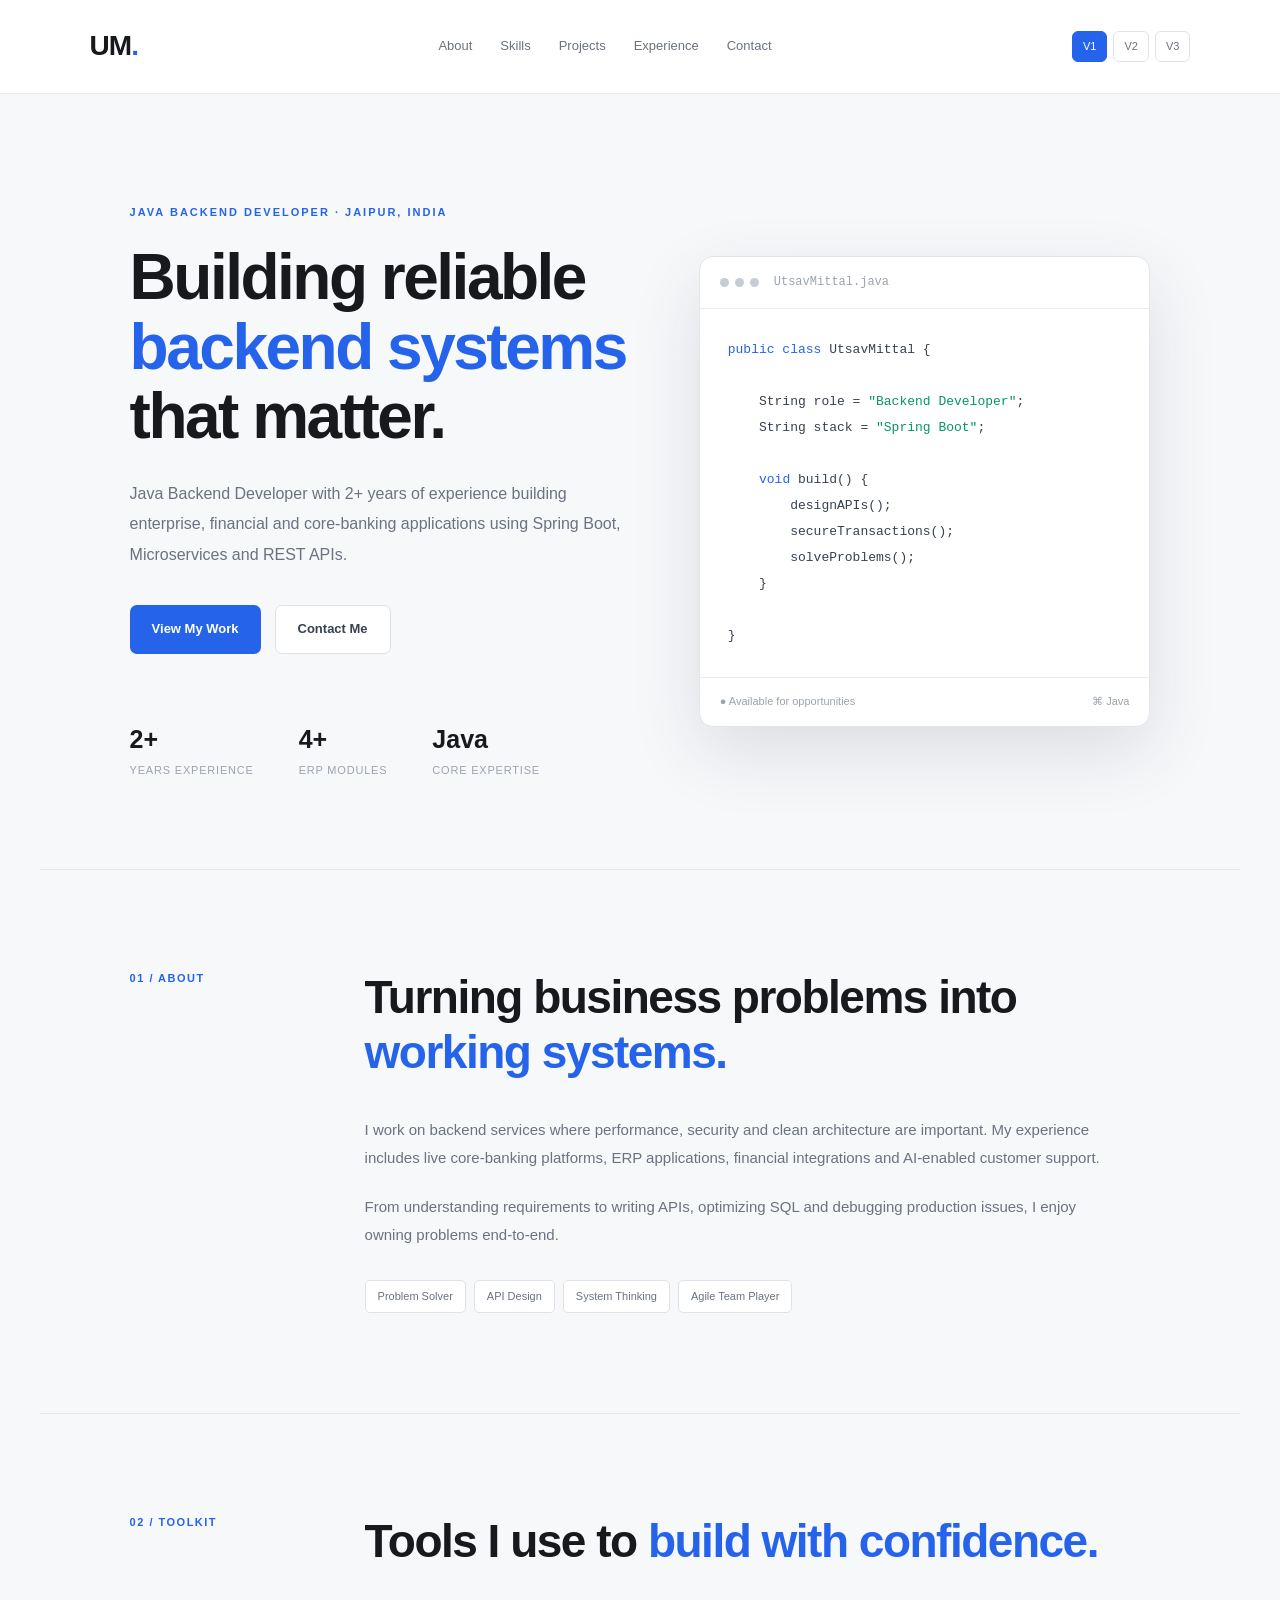
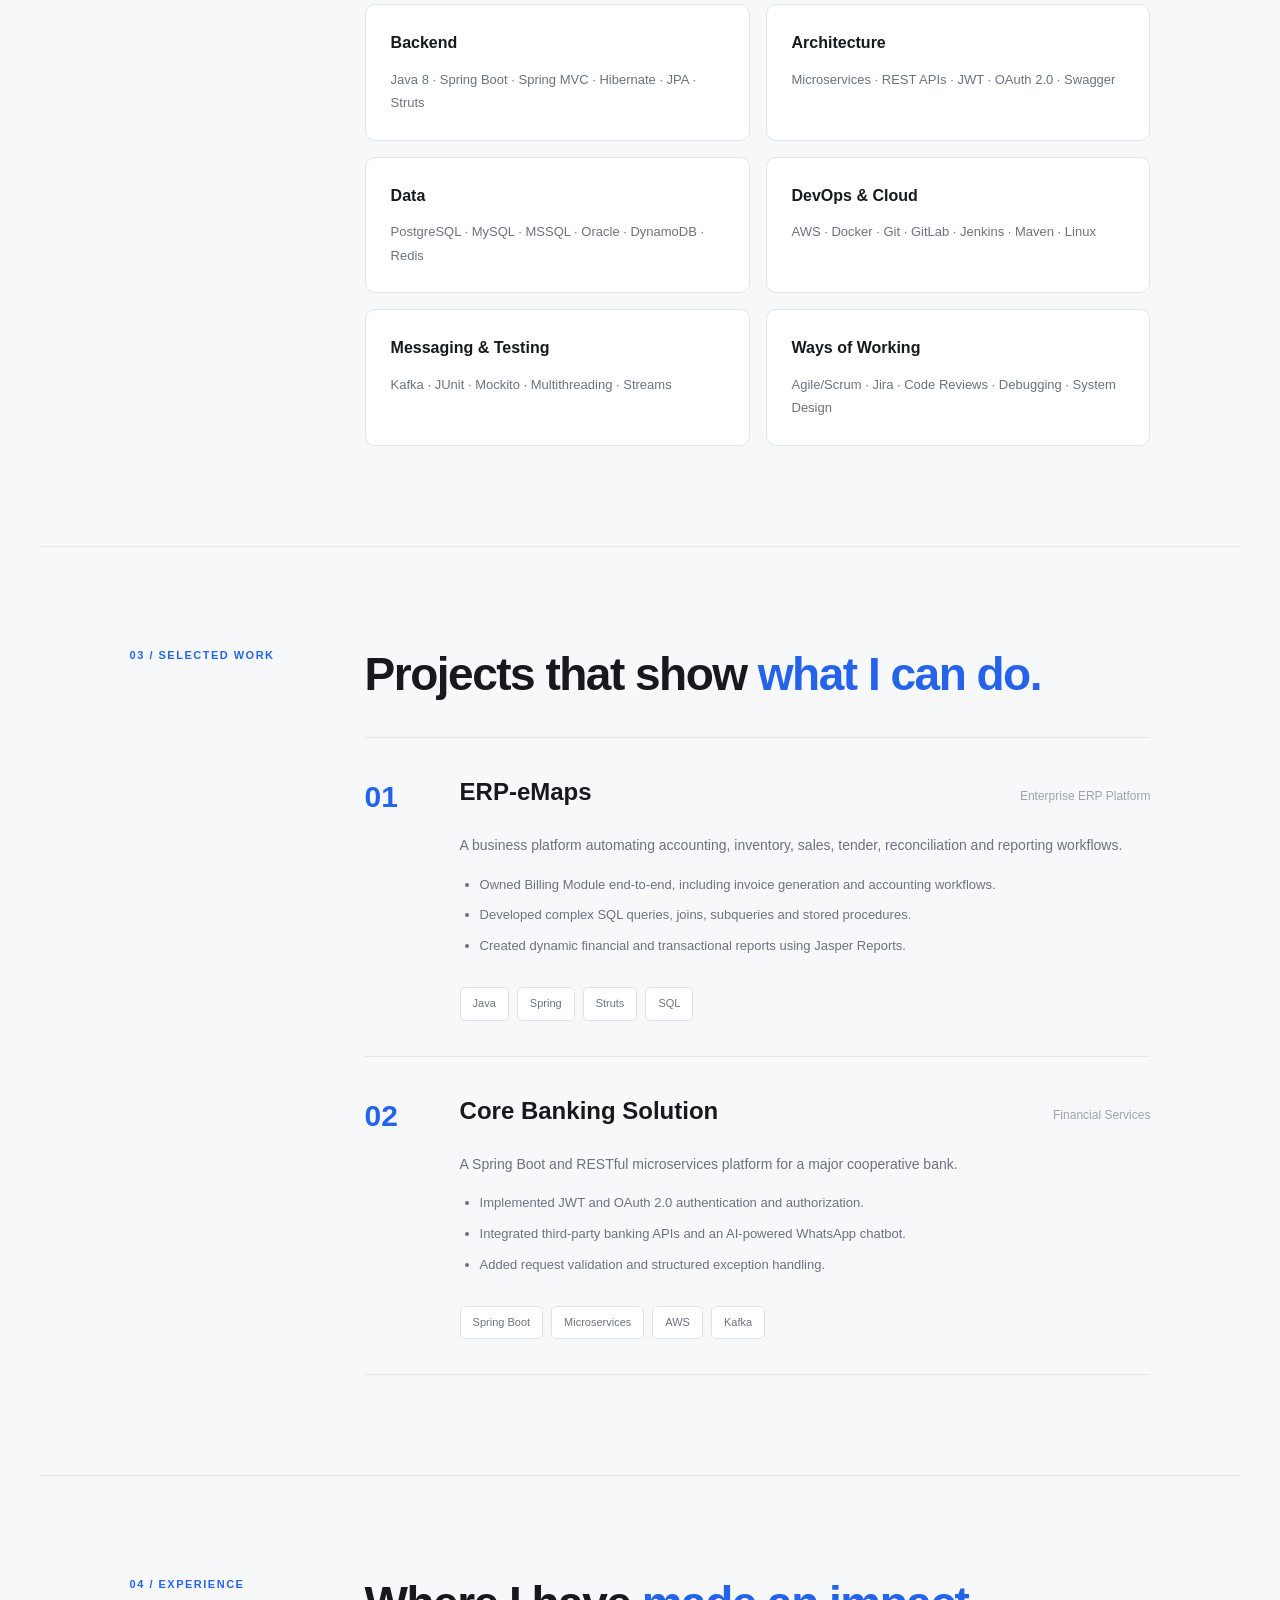
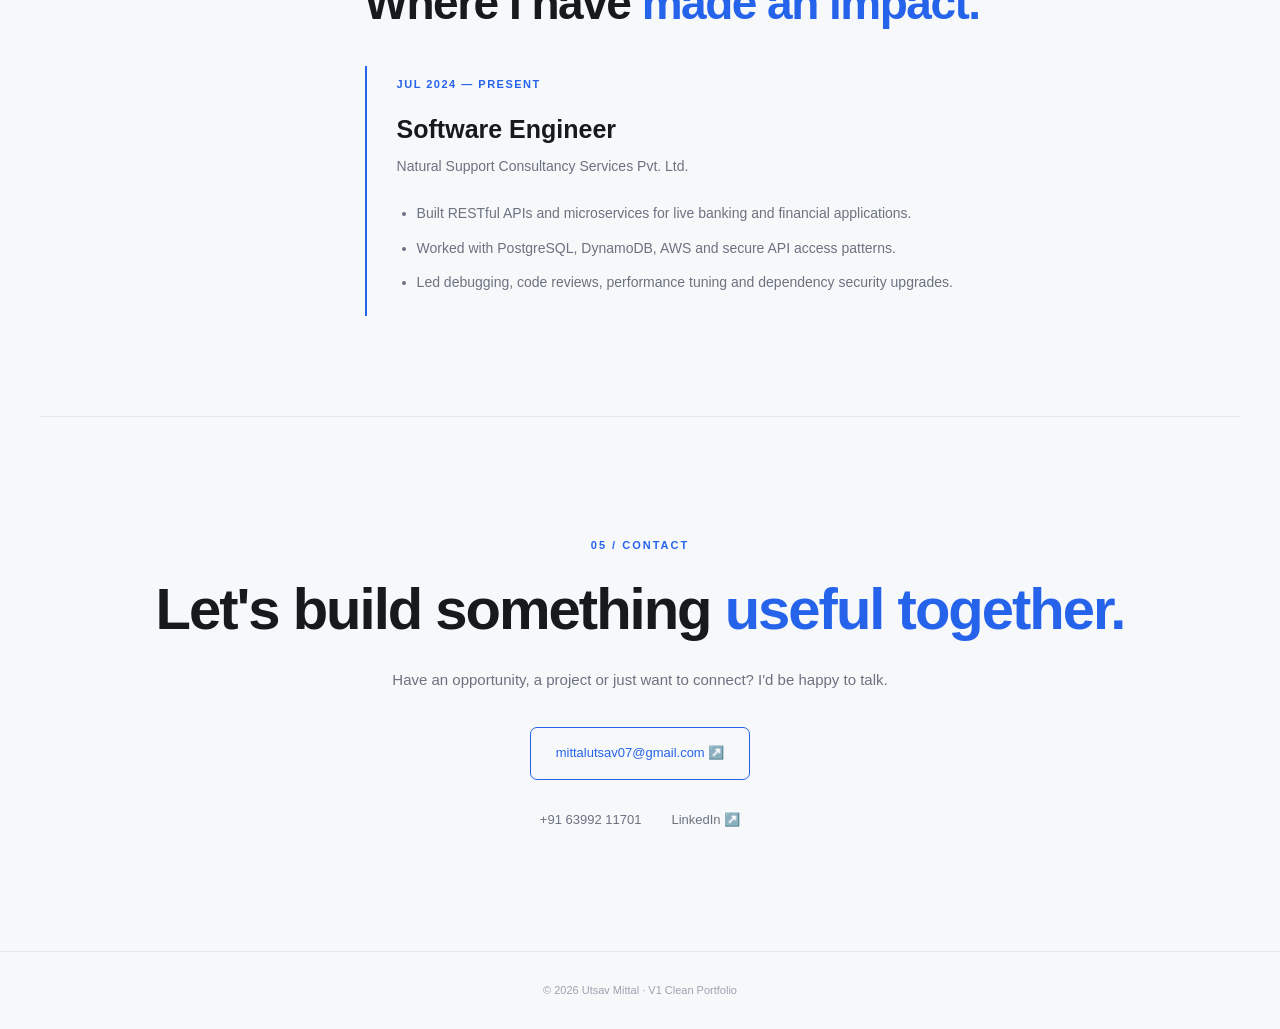
<file: index.html>
<!DOCTYPE html>
<html lang="en">
<head>
    <meta charset="UTF-8">
    <meta name="viewport" content="width=device-width, initial-scale=1.0">

    <title>Utsav Mittal | Java Backend Developer</title>

    <link rel="stylesheet" href="styles.css">
</head>

<body>

<header class="navbar">

    <a href="./" class="logo">UM<span>.</span></a>

    <nav>
        <a href="#about">About</a>
        <a href="#skills">Skills</a>
        <a href="#projects">Projects</a>
        <a href="#experience">Experience</a>
        <a href="#contact">Contact</a>
    </nav>

    <div class="version-switch">
        <a href="./" class="active">V1</a>
        <a href="v2/">V2</a>
        <a href="v3/">V3</a>
    </div>

</header>


<main>

    <!-- HERO -->
    <section class="hero" id="home">

        <div class="hero-content">

            <p class="eyebrow">
                JAVA BACKEND DEVELOPER · JAIPUR, INDIA
            </p>

            <h1>
                Building reliable
                <span>backend systems</span>
                that matter.
            </h1>

            <p class="hero-description">
                Java Backend Developer with 2+ years of experience building
                enterprise, financial and core-banking applications using
                Spring Boot, Microservices and REST APIs.
            </p>

            <div class="hero-buttons">
                <a href="#projects" class="btn primary-btn">
                    View My Work
                </a>

                <a href="#contact" class="btn secondary-btn">
                    Contact Me
                </a>
            </div>

            <div class="stats">

                <div class="stat">
                    <strong>2+</strong>
                    <span>Years Experience</span>
                </div>

                <div class="stat">
                    <strong>4+</strong>
                    <span>ERP Modules</span>
                </div>

                <div class="stat">
                    <strong>Java</strong>
                    <span>Core Expertise</span>
                </div>

            </div>

        </div>


        <div class="terminal-card">

            <div class="terminal-header">
                <div class="terminal-dots">
                    <span></span>
                    <span></span>
                    <span></span>
                </div>

                <div class="terminal-title">
                    UtsavMittal.java
                </div>
            </div>

            <div class="terminal-body">
<pre><code><span class="keyword">public class</span> UtsavMittal {

    String role = <span class="string">"Backend Developer"</span>;
    String stack = <span class="string">"Spring Boot"</span>;

    <span class="keyword">void</span> build() {
        designAPIs();
        secureTransactions();
        solveProblems();
    }

}</code></pre>
            </div>

            <div class="terminal-footer">
                <span>● Available for opportunities</span>
                <span>⌘ Java</span>
            </div>

        </div>

    </section>


    <!-- ABOUT -->
    <section class="section" id="about">

        <div class="section-number">
            01 / ABOUT
        </div>

        <div class="section-content">

            <h2>
                Turning business problems into
                <span>working systems.</span>
            </h2>

            <p>
                I work on backend services where performance, security and clean
                architecture are important. My experience includes live
                core-banking platforms, ERP applications, financial integrations
                and AI-enabled customer support.
            </p>

            <p>
                From understanding requirements to writing APIs, optimizing SQL
                and debugging production issues, I enjoy owning problems
                end-to-end.
            </p>

            <div class="tags">
                <span>Problem Solver</span>
                <span>API Design</span>
                <span>System Thinking</span>
                <span>Agile Team Player</span>
            </div>

        </div>

    </section>


    <!-- SKILLS -->
    <section class="section" id="skills">

        <div class="section-number">
            02 / TOOLKIT
        </div>

        <div class="section-content">

            <h2>
                Tools I use to
                <span>build with confidence.</span>
            </h2>

            <div class="skills-grid">

                <article class="skill-card">
                    <h3>Backend</h3>
                    <p>
                        Java 8 · Spring Boot · Spring MVC · Hibernate · JPA · Struts
                    </p>
                </article>

                <article class="skill-card">
                    <h3>Architecture</h3>
                    <p>
                        Microservices · REST APIs · JWT · OAuth 2.0 · Swagger
                    </p>
                </article>

                <article class="skill-card">
                    <h3>Data</h3>
                    <p>
                        PostgreSQL · MySQL · MSSQL · Oracle · DynamoDB · Redis
                    </p>
                </article>

                <article class="skill-card">
                    <h3>DevOps & Cloud</h3>
                    <p>
                        AWS · Docker · Git · GitLab · Jenkins · Maven · Linux
                    </p>
                </article>

                <article class="skill-card">
                    <h3>Messaging & Testing</h3>
                    <p>
                        Kafka · JUnit · Mockito · Multithreading · Streams
                    </p>
                </article>

                <article class="skill-card">
                    <h3>Ways of Working</h3>
                    <p>
                        Agile/Scrum · Jira · Code Reviews · Debugging · System Design
                    </p>
                </article>

            </div>

        </div>

    </section>


    <!-- PROJECTS -->
    <section class="section" id="projects">

        <div class="section-number">
            03 / SELECTED WORK
        </div>

        <div class="section-content">

            <h2>
                Projects that show
                <span>what I can do.</span>
            </h2>


            <article class="project-card">

                <div class="project-number">
                    01
                </div>

                <div class="project-details">

                    <div class="project-heading">
                        <h3>ERP-eMaps</h3>
                        <span>Enterprise ERP Platform</span>
                    </div>

                    <p>
                        A business platform automating accounting, inventory,
                        sales, tender, reconciliation and reporting workflows.
                    </p>

                    <ul>
                        <li>
                            Owned Billing Module end-to-end, including invoice
                            generation and accounting workflows.
                        </li>

                        <li>
                            Developed complex SQL queries, joins, subqueries
                            and stored procedures.
                        </li>

                        <li>
                            Created dynamic financial and transactional reports
                            using Jasper Reports.
                        </li>
                    </ul>

                    <div class="tags">
                        <span>Java</span>
                        <span>Spring</span>
                        <span>Struts</span>
                        <span>SQL</span>
                    </div>

                </div>

            </article>


            <article class="project-card">

                <div class="project-number">
                    02
                </div>

                <div class="project-details">

                    <div class="project-heading">
                        <h3>Core Banking Solution</h3>
                        <span>Financial Services</span>
                    </div>

                    <p>
                        A Spring Boot and RESTful microservices platform for
                        a major cooperative bank.
                    </p>

                    <ul>
                        <li>
                            Implemented JWT and OAuth 2.0 authentication
                            and authorization.
                        </li>

                        <li>
                            Integrated third-party banking APIs and an
                            AI-powered WhatsApp chatbot.
                        </li>

                        <li>
                            Added request validation and structured
                            exception handling.
                        </li>
                    </ul>

                    <div class="tags">
                        <span>Spring Boot</span>
                        <span>Microservices</span>
                        <span>AWS</span>
                        <span>Kafka</span>
                    </div>

                </div>

            </article>

        </div>

    </section>


    <!-- EXPERIENCE -->
    <section class="section" id="experience">

        <div class="section-number">
            04 / EXPERIENCE
        </div>

        <div class="section-content">

            <h2>
                Where I have
                <span>made an impact.</span>
            </h2>

            <div class="experience-card">

                <div class="experience-date">
                    JUL 2024 — PRESENT
                </div>

                <h3>Software Engineer</h3>

                <h4>
                    Natural Support Consultancy Services Pvt. Ltd.
                </h4>

                <ul>
                    <li>
                        Built RESTful APIs and microservices for live banking
                        and financial applications.
                    </li>

                    <li>
                        Worked with PostgreSQL, DynamoDB, AWS and secure
                        API access patterns.
                    </li>

                    <li>
                        Led debugging, code reviews, performance tuning
                        and dependency security upgrades.
                    </li>
                </ul>

            </div>

        </div>

    </section>


    <!-- CONTACT -->
    <section class="contact-section" id="contact">

        <p class="eyebrow">
            05 / CONTACT
        </p>

        <h2>
            Let's build something
            <span>useful together.</span>
        </h2>

        <p>
            Have an opportunity, a project or just want to connect?
            I'd be happy to talk.
        </p>

        <a href="mailto:mittalutsav07@gmail.com" class="email-button">
            mittalutsav07@gmail.com ↗️
        </a>

        <div class="contact-links">

            <a href="tel:6399211701">
                +91 63992 11701
            </a>

            <a href="https://linkedin.com/in/utsav-mittal-8a2a79371"
               target="_blank">
                LinkedIn ↗️
            </a>

        </div>

    </section>

</main>


<footer>
    © 2026 Utsav Mittal · V1 Clean Portfolio
</footer>

</body>
</html>
</file>
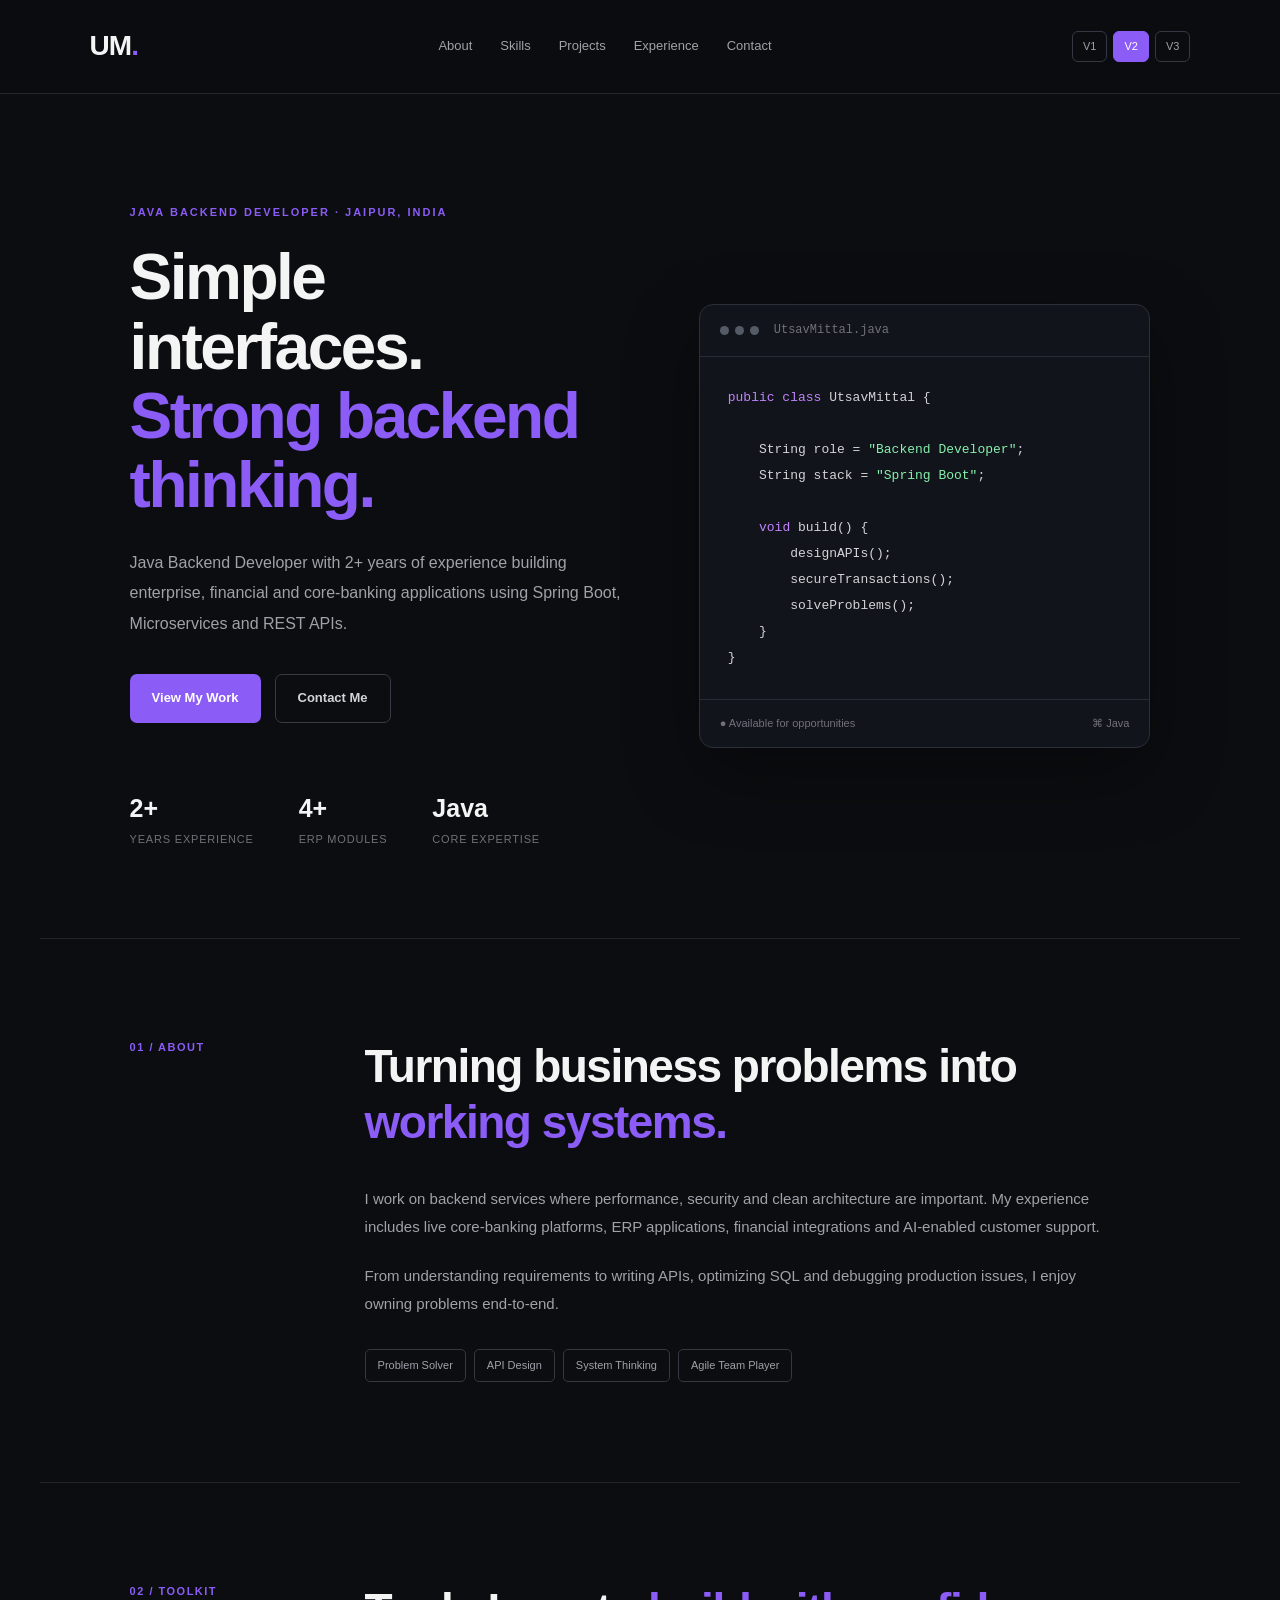
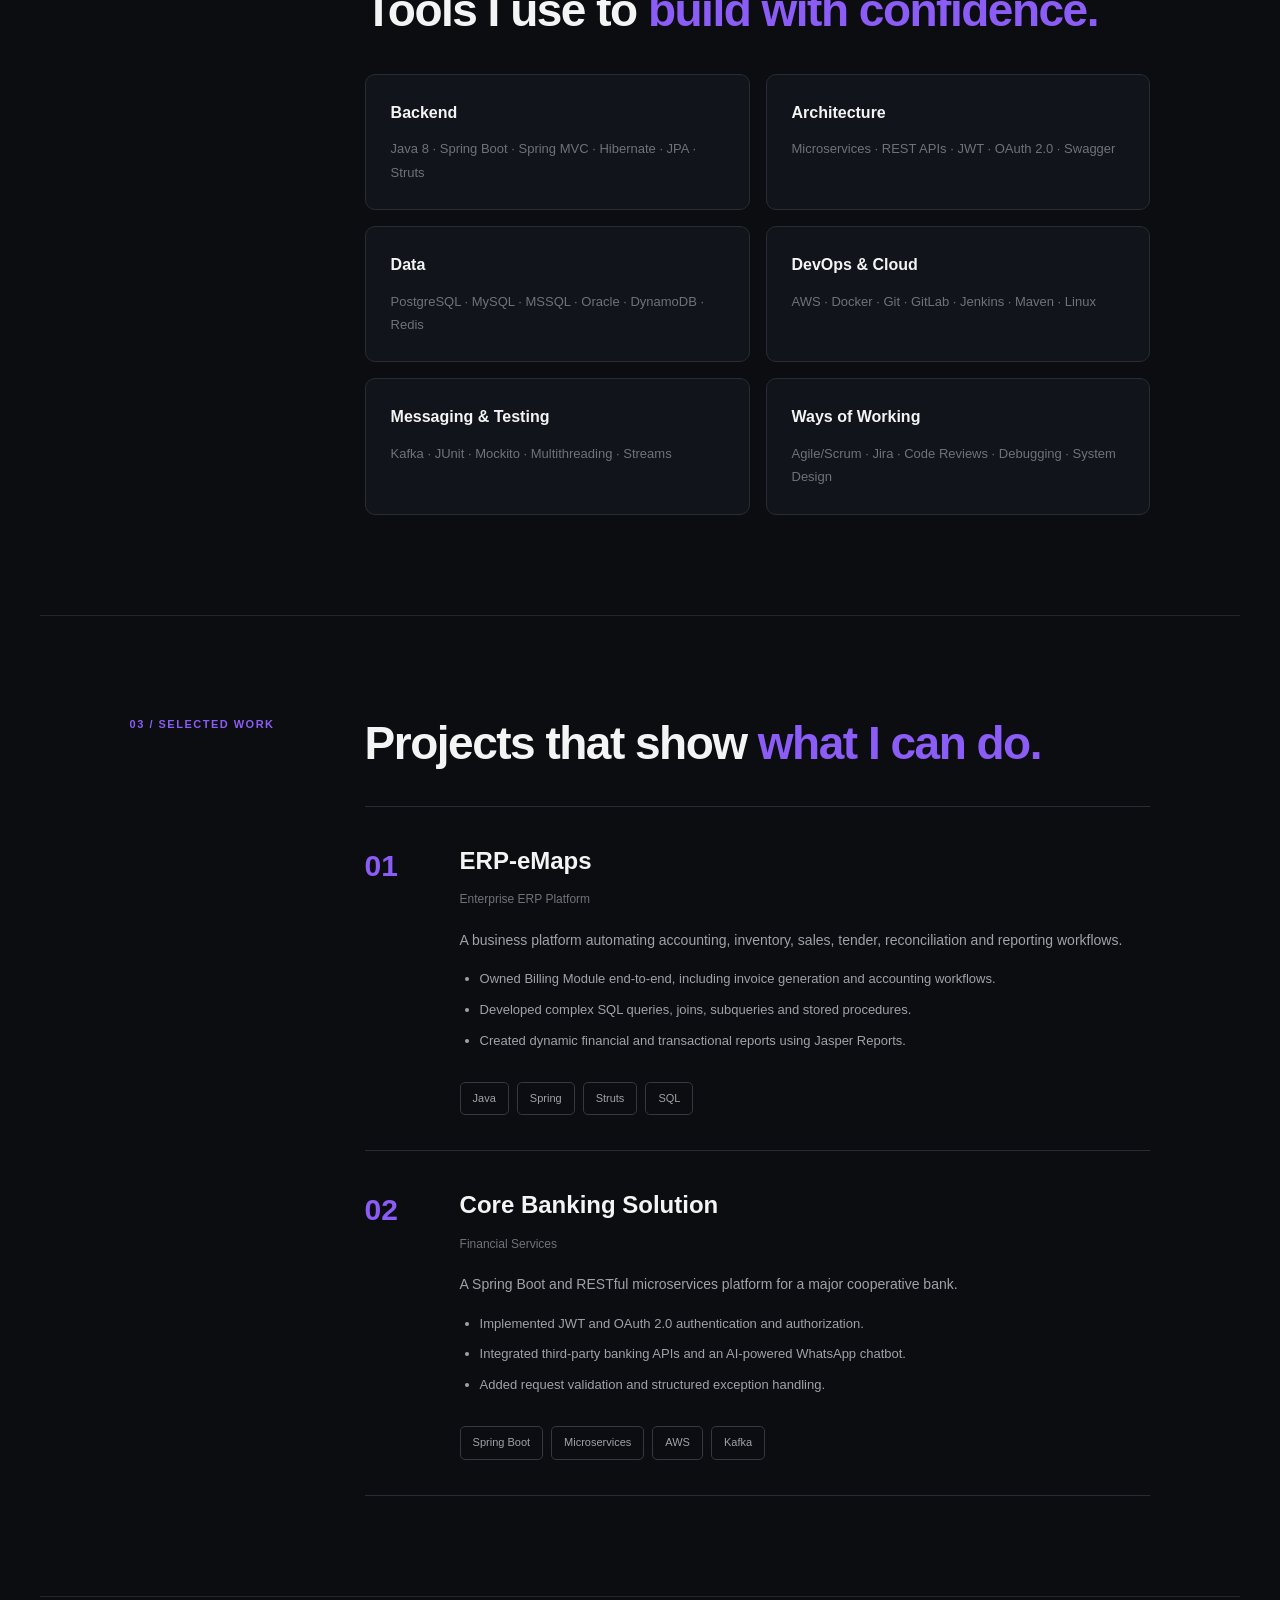
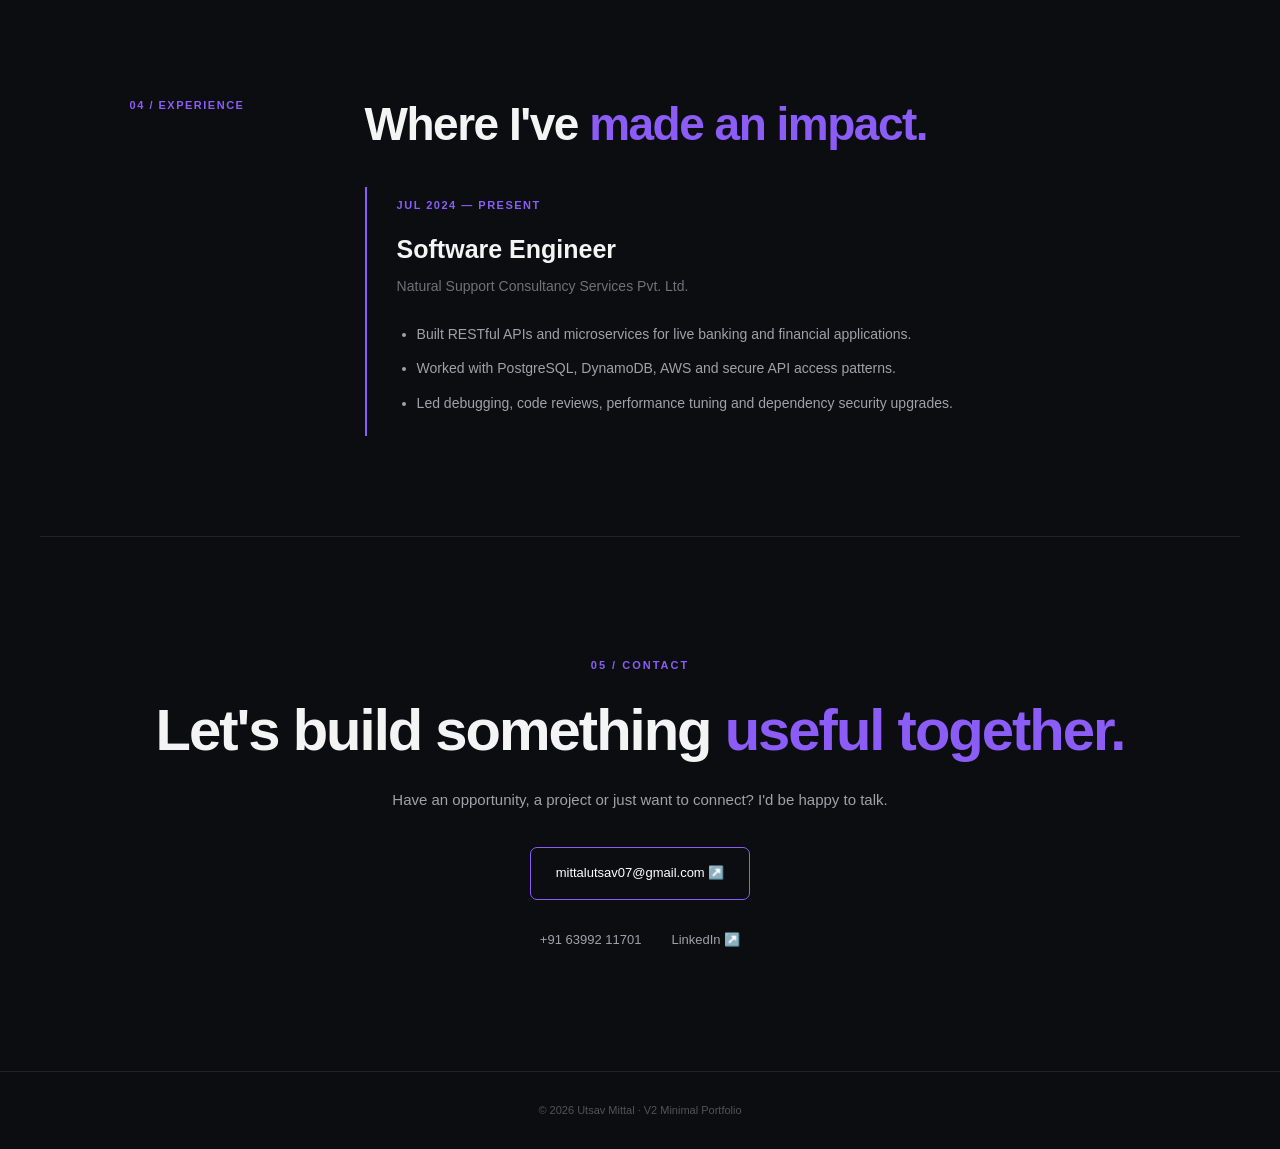
<file: v2/index.html>
<!DOCTYPE html>
<html lang="en">
<head>
    <meta charset="UTF-8">
    <meta name="viewport" content="width=device-width, initial-scale=1.0">

    <title>Utsav Mittal | Backend Developer</title>

    <link rel="stylesheet" href="styles.css">
</head>

<body>

    <header class="navbar">
        <a href="../" class="logo">UM<span>.</span></a>

        <nav>
            <a href="#about">About</a>
            <a href="#skills">Skills</a>
            <a href="#projects">Projects</a>
            <a href="#experience">Experience</a>
            <a href="#contact">Contact</a>
        </nav>

        <div class="version-switch">
            <a href="../">V1</a>
            <a href="./" class="active">V2</a>
            <a href="../v3/">V3</a>
        </div>
    </header>


    <main>

        <!-- HERO SECTION -->
        <section class="hero" id="home">

            <div class="hero-content">

                <p class="eyebrow">
                    JAVA BACKEND DEVELOPER · JAIPUR, INDIA
                </p>

                <h1>
                    Simple interfaces.<br>
                    <span>Strong backend thinking.</span>
                </h1>

                <p class="hero-description">
                    Java Backend Developer with 2+ years of experience building
                    enterprise, financial and core-banking applications using
                    Spring Boot, Microservices and REST APIs.
                </p>

                <div class="hero-buttons">
                    <a href="#projects" class="btn primary-btn">
                        View My Work
                    </a>

                    <a href="#contact" class="btn secondary-btn">
                        Contact Me
                    </a>
                </div>

                <div class="stats">

                    <div class="stat">
                        <strong>2+</strong>
                        <span>Years Experience</span>
                    </div>

                    <div class="stat">
                        <strong>4+</strong>
                        <span>ERP Modules</span>
                    </div>

                    <div class="stat">
                        <strong>Java</strong>
                        <span>Core Expertise</span>
                    </div>

                </div>

            </div>


            <div class="terminal-card">

                <div class="terminal-header">
                    <div class="terminal-dots">
                        <span></span>
                        <span></span>
                        <span></span>
                    </div>

                    <div class="terminal-title">
                        UtsavMittal.java
                    </div>
                </div>

                <div class="terminal-body">
<pre><code><span class="keyword">public class</span> UtsavMittal {

    String role = <span class="string">"Backend Developer"</span>;
    String stack = <span class="string">"Spring Boot"</span>;

    <span class="keyword">void</span> build() {
        designAPIs();
        secureTransactions();
        solveProblems();
    }
}</code></pre>
                </div>

                <div class="terminal-footer">
                    <span>● Available for opportunities</span>
                    <span>⌘ Java</span>
                </div>

            </div>

        </section>


        <!-- ABOUT -->
        <section class="section" id="about">

            <div class="section-number">
                01 / ABOUT
            </div>

            <div class="section-content">

                <h2>
                    Turning business problems into
                    <span>working systems.</span>
                </h2>

                <p>
                    I work on backend services where performance, security and
                    clean architecture are important. My experience includes
                    live core-banking platforms, ERP applications, financial
                    integrations and AI-enabled customer support.
                </p>

                <p>
                    From understanding requirements to writing APIs, optimizing
                    SQL and debugging production issues, I enjoy owning problems
                    end-to-end.
                </p>

                <div class="tags">
                    <span>Problem Solver</span>
                    <span>API Design</span>
                    <span>System Thinking</span>
                    <span>Agile Team Player</span>
                </div>

            </div>

        </section>


        <!-- SKILLS -->
        <section class="section" id="skills">

            <div class="section-number">
                02 / TOOLKIT
            </div>

            <div class="section-content">

                <h2>
                    Tools I use to
                    <span>build with confidence.</span>
                </h2>

                <div class="skills-grid">

                    <article class="skill-card">
                        <h3>Backend</h3>
                        <p>
                            Java 8 · Spring Boot · Spring MVC · Hibernate · JPA · Struts
                        </p>
                    </article>

                    <article class="skill-card">
                        <h3>Architecture</h3>
                        <p>
                            Microservices · REST APIs · JWT · OAuth 2.0 · Swagger
                        </p>
                    </article>

                    <article class="skill-card">
                        <h3>Data</h3>
                        <p>
                            PostgreSQL · MySQL · MSSQL · Oracle · DynamoDB · Redis
                        </p>
                    </article>

                    <article class="skill-card">
                        <h3>DevOps & Cloud</h3>
                        <p>
                            AWS · Docker · Git · GitLab · Jenkins · Maven · Linux
                        </p>
                    </article>

                    <article class="skill-card">
                        <h3>Messaging & Testing</h3>
                        <p>
                            Kafka · JUnit · Mockito · Multithreading · Streams
                        </p>
                    </article>

                    <article class="skill-card">
                        <h3>Ways of Working</h3>
                        <p>
                            Agile/Scrum · Jira · Code Reviews · Debugging · System Design
                        </p>
                    </article>

                </div>

            </div>

        </section>


        <!-- PROJECTS -->
        <section class="section" id="projects">

            <div class="section-number">
                03 / SELECTED WORK
            </div>

            <div class="section-content">

                <h2>
                    Projects that show
                    <span>what I can do.</span>
                </h2>


                <article class="project-card">

                    <div class="project-number">
                        01
                    </div>

                    <div class="project-details">

                        <div class="project-heading">
                            <div>
                                <h3>ERP-eMaps</h3>
                                <span>Enterprise ERP Platform</span>
                            </div>
                        </div>

                        <p>
                            A business platform automating accounting, inventory,
                            sales, tender, reconciliation and reporting workflows.
                        </p>

                        <ul>
                            <li>
                                Owned Billing Module end-to-end, including invoice
                                generation and accounting workflows.
                            </li>

                            <li>
                                Developed complex SQL queries, joins, subqueries
                                and stored procedures.
                            </li>

                            <li>
                                Created dynamic financial and transactional reports
                                using Jasper Reports.
                            </li>
                        </ul>

                        <div class="tags">
                            <span>Java</span>
                            <span>Spring</span>
                            <span>Struts</span>
                            <span>SQL</span>
                        </div>

                    </div>

                </article>


                <article class="project-card">

                    <div class="project-number">
                        02
                    </div>

                    <div class="project-details">

                        <div class="project-heading">
                            <div>
                                <h3>Core Banking Solution</h3>
                                <span>Financial Services</span>
                            </div>
                        </div>

                        <p>
                            A Spring Boot and RESTful microservices platform for
                            a major cooperative bank.
                        </p>

                        <ul>
                            <li>
                                Implemented JWT and OAuth 2.0 authentication
                                and authorization.
                            </li>

                            <li>
                                Integrated third-party banking APIs and an
                                AI-powered WhatsApp chatbot.
                            </li>

                            <li>
                                Added request validation and structured
                                exception handling.
                            </li>
                        </ul>

                        <div class="tags">
                            <span>Spring Boot</span>
                            <span>Microservices</span>
                            <span>AWS</span>
                            <span>Kafka</span>
                        </div>

                    </div>

                </article>

            </div>

        </section>


        <!-- EXPERIENCE -->
        <section class="section" id="experience">

            <div class="section-number">
                04 / EXPERIENCE
            </div>

            <div class="section-content">

                <h2>
                    Where I've
                    <span>made an impact.</span>
                </h2>

                <div class="experience-card">

                    <div class="experience-date">
                        JUL 2024 — PRESENT
                    </div>

                    <h3>Software Engineer</h3>

                    <h4>
                        Natural Support Consultancy Services Pvt. Ltd.
                    </h4>

                    <ul>
                        <li>
                            Built RESTful APIs and microservices for live banking
                            and financial applications.
                        </li>

                        <li>
                            Worked with PostgreSQL, DynamoDB, AWS and secure
                            API access patterns.
                        </li>

                        <li>
                            Led debugging, code reviews, performance tuning
                            and dependency security upgrades.
                        </li>
                    </ul>

                </div>

            </div>

        </section>


        <!-- CONTACT -->
        <section class="contact-section" id="contact">

            <p class="eyebrow">
                05 / CONTACT
            </p>

            <h2>
                Let's build something
                <span>useful together.</span>
            </h2>

            <p>
                Have an opportunity, a project or just want to connect?
                I'd be happy to talk.
            </p>

            <a href="mailto:mittalutsav07@gmail.com" class="email-button">
                mittalutsav07@gmail.com ↗️
            </a>

            <div class="contact-links">

                <a href="tel:6399211701">
                    +91 63992 11701
                </a>

                <a href="https://linkedin.com/in/utsav-mittal-8a2a79371" target="_blank">
                    LinkedIn ↗️
                </a>

            </div>

        </section>

    </main>


    <footer>
        © 2026 Utsav Mittal · V2 Minimal Portfolio
    </footer>

</body>
</html>
</file>
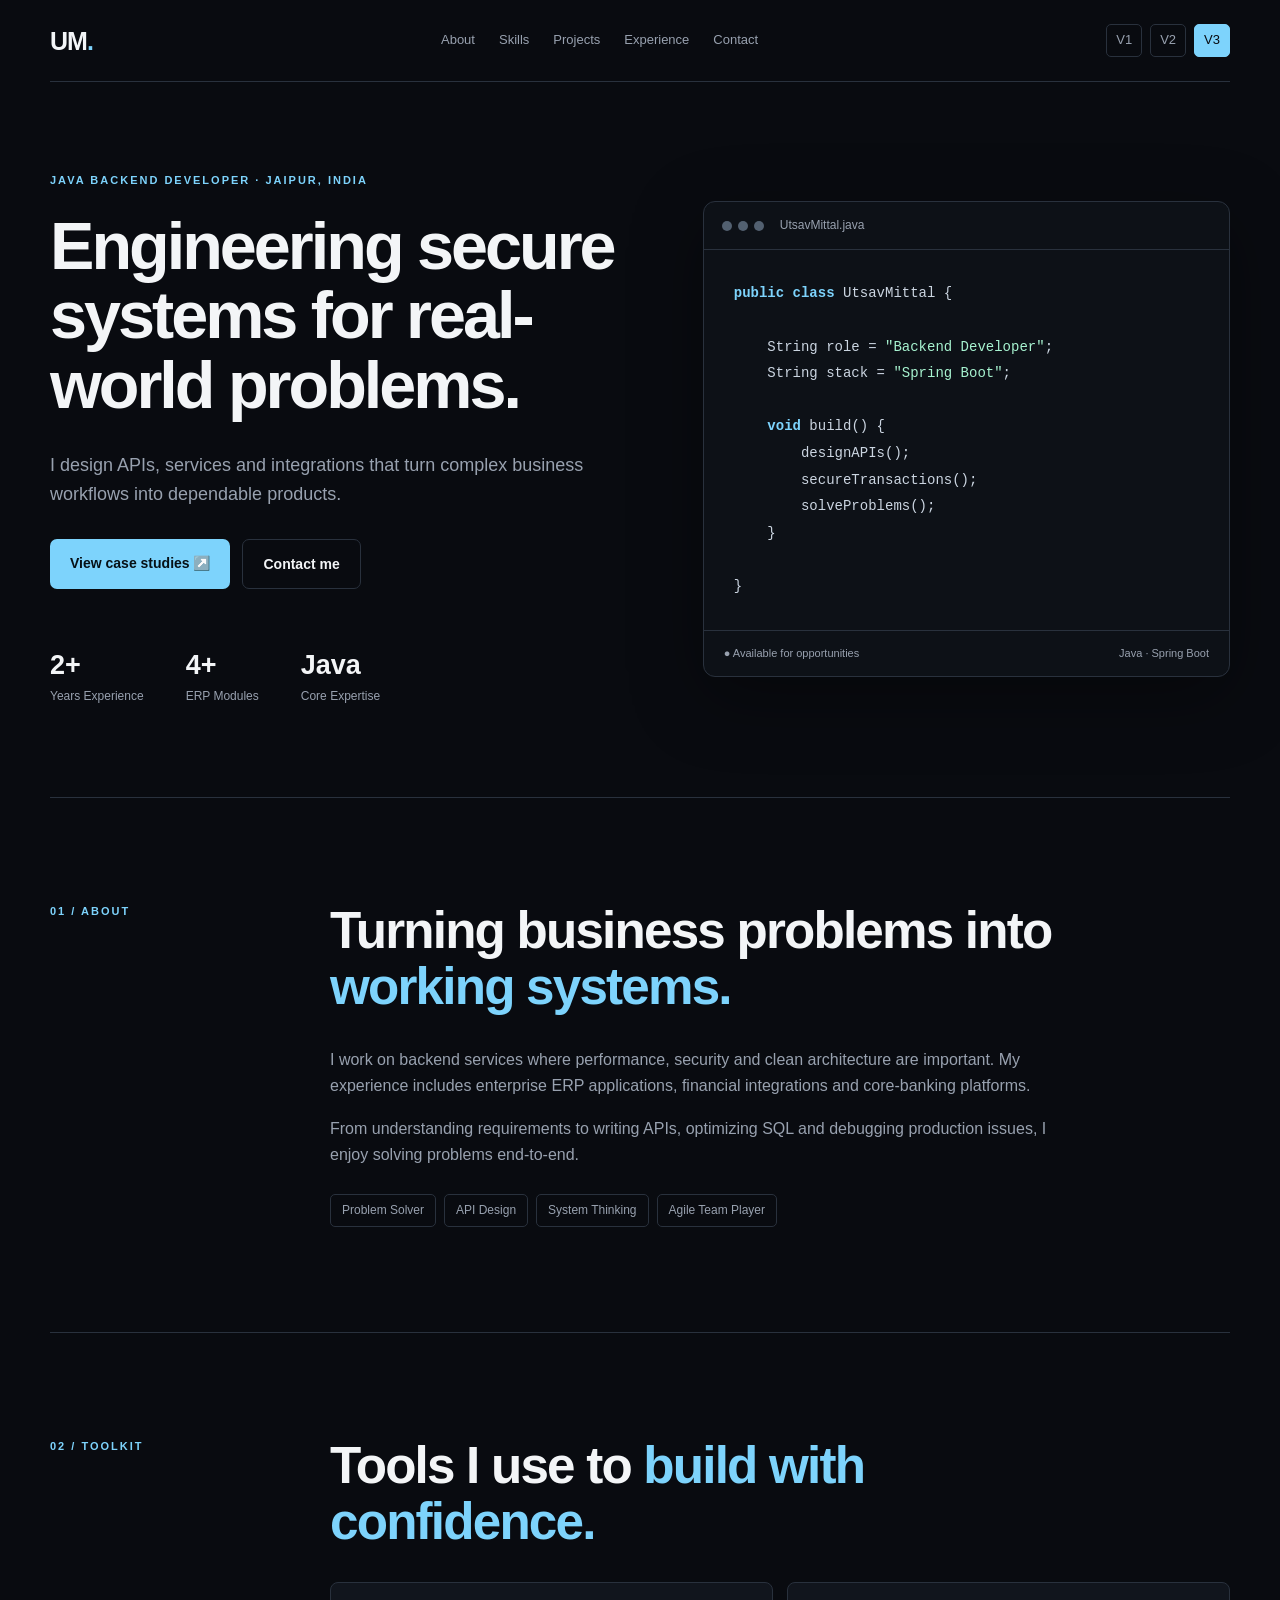
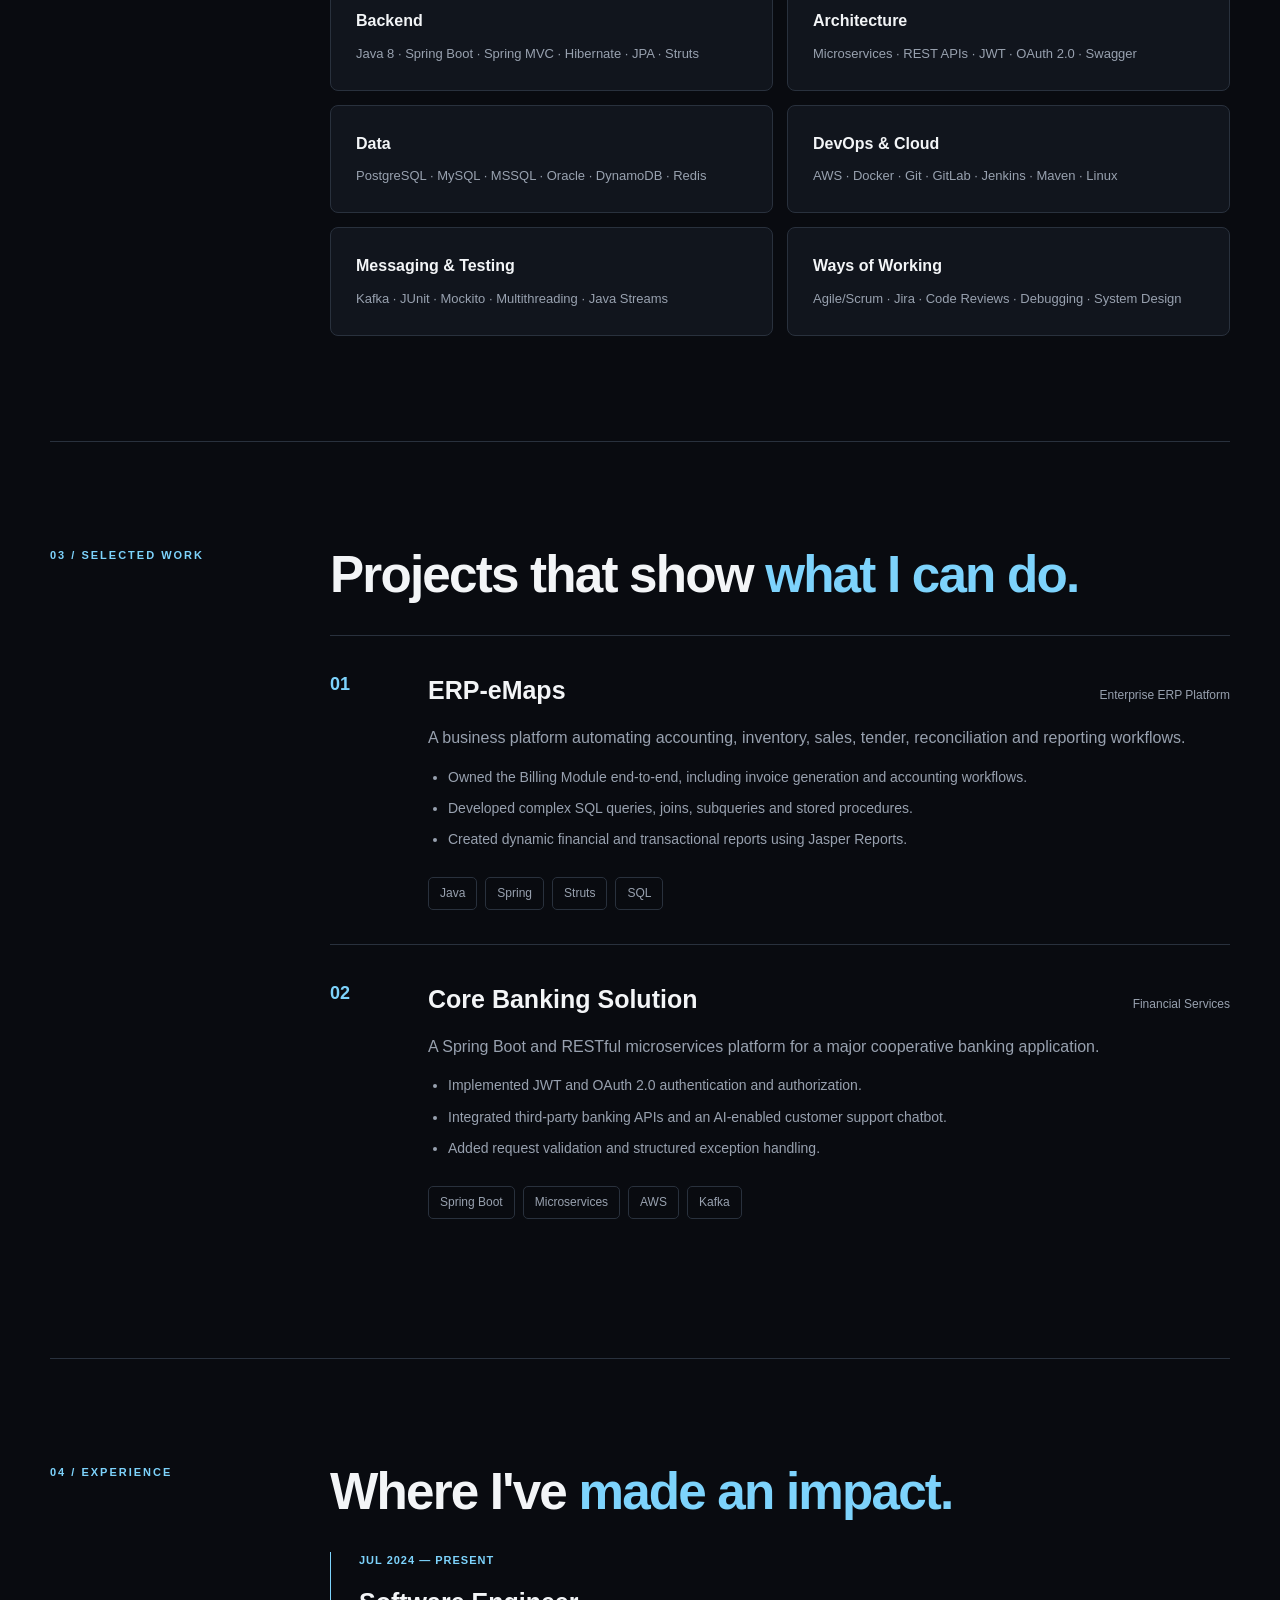
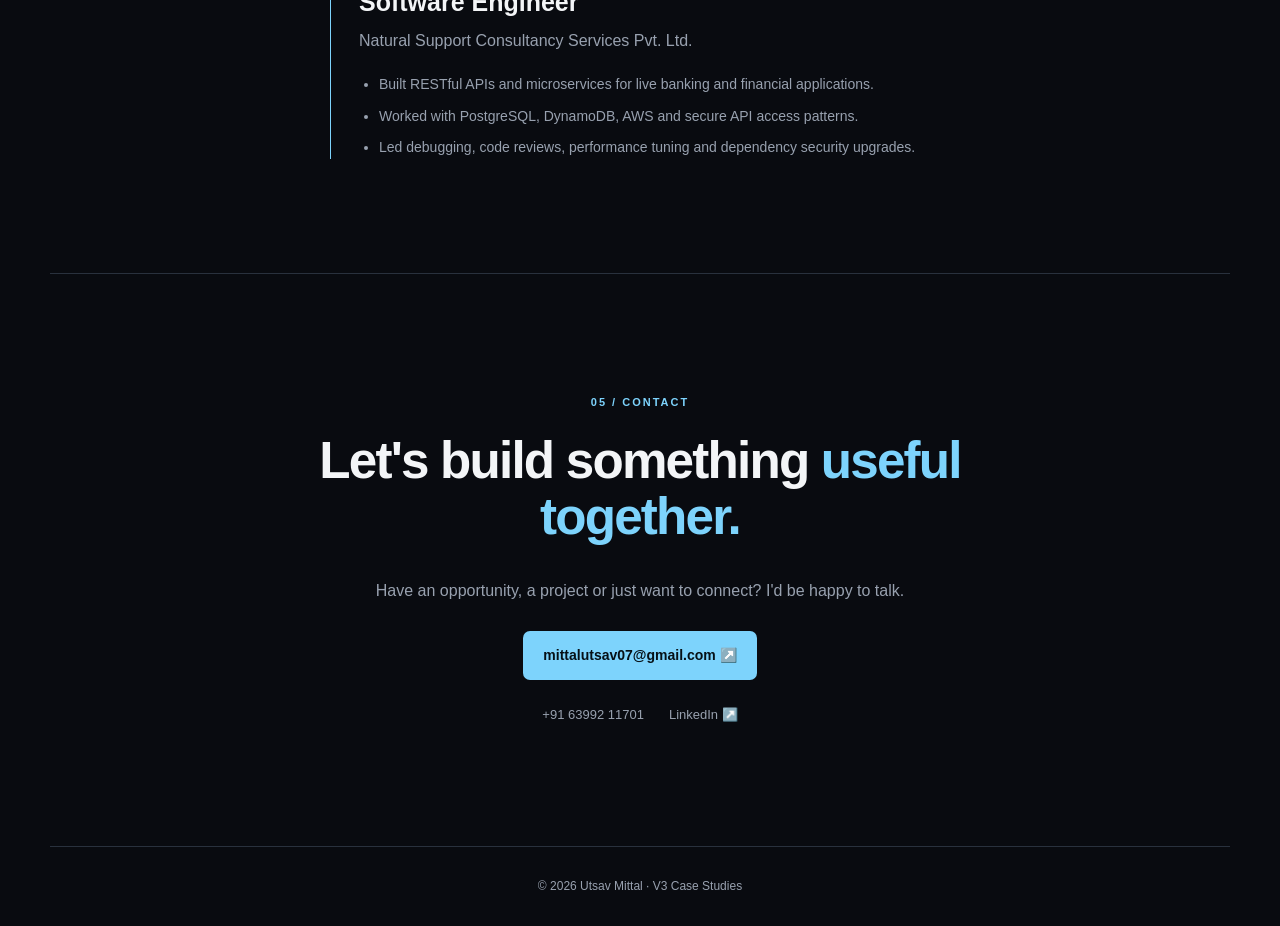
<file: v3/index.html>
<!DOCTYPE html>
<html lang="en">
<head>
    <meta charset="UTF-8">
    <meta name="viewport" content="width=device-width, initial-scale=1.0">
    <title>Utsav Mittal | Case Studies</title>
    <link rel="stylesheet" href="styles.css">
</head>

<body>

<header class="navbar">
    <a href="../" class="logo">UM<span>.</span></a>

    <nav>
        <a href="#about">About</a>
        <a href="#skills">Skills</a>
        <a href="#projects">Projects</a>
        <a href="#experience">Experience</a>
        <a href="#contact">Contact</a>
    </nav>

    <div class="versions">
        <a href="../">V1</a>
        <a href="../v2/">V2</a>
        <a href="./" class="active">V3</a>
    </div>
</header>

<main>

    <section class="hero">
        <div class="hero-content">
            <p class="eyebrow">JAVA BACKEND DEVELOPER · JAIPUR, INDIA</p>

            <h1>Engineering secure systems for real-world problems.</h1>

            <p class="intro">
                I design APIs, services and integrations that turn complex
                business workflows into dependable products.
            </p>

            <div class="buttons">
                <a href="#projects" class="btn primary">View case studies ↗️</a>
                <a href="mailto:mittalutsav07@gmail.com" class="btn secondary">
                    Contact me
                </a>
            </div>

            <div class="stats">
                <div>
                    <strong>2+</strong>
                    <span>Years Experience</span>
                </div>

                <div>
                    <strong>4+</strong>
                    <span>ERP Modules</span>
                </div>

                <div>
                    <strong>Java</strong>
                    <span>Core Expertise</span>
                </div>
            </div>
        </div>

        <div class="terminal">
            <div class="terminal-header">
                <div class="dots">
                    <i></i>
                    <i></i>
                    <i></i>
                </div>
                <span>UtsavMittal.java</span>
            </div>

            <pre><code><b>public class</b> UtsavMittal {

    String role = <em>"Backend Developer"</em>;
    String stack = <em>"Spring Boot"</em>;

    <b>void</b> build() {
        designAPIs();
        secureTransactions();
        solveProblems();
    }

}</code></pre>

            <div class="terminal-footer">
                <span>● Available for opportunities</span>
                <span>Java · Spring Boot</span>
            </div>
        </div>
    </section>


    <section id="about" class="section">
        <div class="section-number">01 / ABOUT</div>

        <div class="section-content">
            <h2>Turning business problems into <span>working systems.</span></h2>

            <p>
                I work on backend services where performance, security and clean
                architecture are important. My experience includes enterprise
                ERP applications, financial integrations and core-banking
                platforms.
            </p>

            <p>
                From understanding requirements to writing APIs, optimizing SQL
                and debugging production issues, I enjoy solving problems
                end-to-end.
            </p>

            <div class="tags">
                <span>Problem Solver</span>
                <span>API Design</span>
                <span>System Thinking</span>
                <span>Agile Team Player</span>
            </div>
        </div>
    </section>


    <section id="skills" class="section">
        <div class="section-number">02 / TOOLKIT</div>

        <div class="section-content">
            <h2>Tools I use to <span>build with confidence.</span></h2>

            <div class="skills-grid">

                <article>
                    <h3>Backend</h3>
                    <p>Java 8 · Spring Boot · Spring MVC · Hibernate · JPA · Struts</p>
                </article>

                <article>
                    <h3>Architecture</h3>
                    <p>Microservices · REST APIs · JWT · OAuth 2.0 · Swagger</p>
                </article>

                <article>
                    <h3>Data</h3>
                    <p>PostgreSQL · MySQL · MSSQL · Oracle · DynamoDB · Redis</p>
                </article>

                <article>
                    <h3>DevOps & Cloud</h3>
                    <p>AWS · Docker · Git · GitLab · Jenkins · Maven · Linux</p>
                </article>

                <article>
                    <h3>Messaging & Testing</h3>
                    <p>Kafka · JUnit · Mockito · Multithreading · Java Streams</p>
                </article>

                <article>
                    <h3>Ways of Working</h3>
                    <p>Agile/Scrum · Jira · Code Reviews · Debugging · System Design</p>
                </article>

            </div>
        </div>
    </section>


    <section id="projects" class="section">
        <div class="section-number">03 / SELECTED WORK</div>

        <div class="section-content">
            <h2>Projects that show <span>what I can do.</span></h2>

            <article class="project">
                <div class="project-number">01</div>

                <div class="project-body">
                    <div class="project-heading">
                        <h3>ERP-eMaps</h3>
                        <span>Enterprise ERP Platform</span>
                    </div>

                    <p>
                        A business platform automating accounting, inventory,
                        sales, tender, reconciliation and reporting workflows.
                    </p>

                    <ul>
                        <li>
                            Owned the Billing Module end-to-end, including invoice
                            generation and accounting workflows.
                        </li>
                        <li>
                            Developed complex SQL queries, joins, subqueries and
                            stored procedures.
                        </li>
                        <li>
                            Created dynamic financial and transactional reports
                            using Jasper Reports.
                        </li>
                    </ul>

                    <div class="tags">
                        <span>Java</span>
                        <span>Spring</span>
                        <span>Struts</span>
                        <span>SQL</span>
                    </div>
                </div>
            </article>


            <article class="project">
                <div class="project-number">02</div>

                <div class="project-body">
                    <div class="project-heading">
                        <h3>Core Banking Solution</h3>
                        <span>Financial Services</span>
                    </div>

                    <p>
                        A Spring Boot and RESTful microservices platform for a
                        major cooperative banking application.
                    </p>

                    <ul>
                        <li>
                            Implemented JWT and OAuth 2.0 authentication and
                            authorization.
                        </li>
                        <li>
                            Integrated third-party banking APIs and an AI-enabled
                            customer support chatbot.
                        </li>
                        <li>
                            Added request validation and structured exception
                            handling.
                        </li>
                    </ul>

                    <div class="tags">
                        <span>Spring Boot</span>
                        <span>Microservices</span>
                        <span>AWS</span>
                        <span>Kafka</span>
                    </div>
                </div>
            </article>

        </div>
    </section>


    <section id="experience" class="section">
        <div class="section-number">04 / EXPERIENCE</div>

        <div class="section-content">
            <h2>Where I've <span>made an impact.</span></h2>

            <div class="experience">
                <p class="date">JUL 2024 — PRESENT</p>

                <h3>Software Engineer</h3>

                <p class="company">
                    Natural Support Consultancy Services Pvt. Ltd.
                </p>

                <ul>
                    <li>
                        Built RESTful APIs and microservices for live banking and
                        financial applications.
                    </li>
                    <li>
                        Worked with PostgreSQL, DynamoDB, AWS and secure API
                        access patterns.
                    </li>
                    <li>
                        Led debugging, code reviews, performance tuning and
                        dependency security upgrades.
                    </li>
                </ul>
            </div>
        </div>
    </section>


    <section id="contact" class="contact">
        <p class="eyebrow">05 / CONTACT</p>

        <h2>Let's build something <span>useful together.</span></h2>

        <p>
            Have an opportunity, a project or just want to connect?
            I'd be happy to talk.
        </p>

        <a class="btn primary" href="mailto:mittalutsav07@gmail.com">
            mittalutsav07@gmail.com ↗️
        </a>

        <div class="contact-links">
            <a href="tel:6399211701">+91 63992 11701</a>

            <a href="https://linkedin.com/in/utsav-mittal-8a2a79371"
               target="_blank">
                LinkedIn ↗️
            </a>
        </div>
    </section>

</main>

<footer>
    © 2026 Utsav Mittal · V3 Case Studies
</footer>

</body>
</html>
</file>
<file: styles.css>
* {
    margin: 0;
    padding: 0;
    box-sizing: border-box;
}

html {
    scroll-behavior: smooth;
}

body {
    font-family: Arial, Helvetica, sans-serif;
    background: #f7f8fa;
    color: #17191d;
    line-height: 1.6;
}

a {
    color: inherit;
    text-decoration: none;
}

.navbar {
    width: 100%;
    padding: 24px 7%;
    display: flex;
    align-items: center;
    justify-content: space-between;
    gap: 25px;
    background: #ffffff;
    border-bottom: 1px solid #e6e8ec;
    position: sticky;
    top: 0;
    z-index: 1000;
}

.logo {
    font-size: 28px;
    font-weight: 800;
    letter-spacing: -1px;
}

.logo span {
    color: #2563eb;
}

.navbar nav {
    display: flex;
    gap: 28px;
}

.navbar nav a {
    color: #6b7280;
    font-size: 13px;
    transition: color 0.3s ease;
}

.navbar nav a:hover {
    color: #2563eb;
}

.version-switch {
    display: flex;
    gap: 6px;
}

.version-switch a {
    border: 1px solid #dfe3e8;
    padding: 6px 10px;
    border-radius: 6px;
    font-size: 11px;
    color: #6b7280;
}

.version-switch a.active,
.version-switch a:hover {
    background: #2563eb;
    border-color: #2563eb;
    color: #ffffff;
}

.hero {
    max-width: 1200px;
    margin: auto;
    min-height: 680px;
    padding: 110px 7% 90px;
    display: grid;
    grid-template-columns: 1.05fr 0.95fr;
    gap: 70px;
    align-items: center;
}

.eyebrow {
    color: #2563eb;
    font-size: 11px;
    font-weight: 700;
    letter-spacing: 2px;
    margin-bottom: 22px;
}

.hero h1 {
    font-size: clamp(42px, 5vw, 68px);
    line-height: 1.08;
    letter-spacing: -2.5px;
    margin-bottom: 28px;
}

.hero h1 span,
.section h2 span,
.contact-section h2 span {
    color: #2563eb;
}

.hero-description {
    max-width: 590px;
    color: #6b7280;
    font-size: 16px;
    line-height: 1.9;
}

.hero-buttons {
    display: flex;
    gap: 14px;
    margin-top: 35px;
}

.btn {
    display: inline-flex;
    align-items: center;
    justify-content: center;
    padding: 13px 22px;
    border-radius: 7px;
    font-size: 13px;
    font-weight: 700;
    transition: all 0.3s ease;
}

.primary-btn {
    background: #2563eb;
    color: #ffffff;
}

.primary-btn:hover {
    background: #1d4ed8;
    transform: translateY(-2px);
}

.secondary-btn {
    border: 1px solid #dfe3e8;
    color: #374151;
    background: #ffffff;
}

.secondary-btn:hover {
    border-color: #2563eb;
    color: #2563eb;
}

.stats {
    display: flex;
    gap: 45px;
    margin-top: 65px;
    flex-wrap: wrap;
}

.stat {
    display: flex;
    flex-direction: column;
    gap: 3px;
}

.stat strong {
    font-size: 25px;
    font-weight: 800;
}

.stat span {
    font-size: 11px;
    color: #9ca3af;
    text-transform: uppercase;
    letter-spacing: 0.8px;
}


/* TERMINAL */

.terminal-card {
    border: 1px solid #e1e5ea;
    border-radius: 14px;
    overflow: hidden;
    background: #ffffff;
    box-shadow: 0 25px 70px rgba(20, 30, 50, 0.12);
}

.terminal-header {
    padding: 16px 20px;
    border-bottom: 1px solid #e8ebef;
    display: flex;
    align-items: center;
    gap: 15px;
}

.terminal-dots {
    display: flex;
    gap: 6px;
}

.terminal-dots span {
    width: 9px;
    height: 9px;
    border-radius: 50%;
    background: #c7cdd5;
}

.terminal-title {
    color: #9ca3af;
    font-family: monospace;
    font-size: 12px;
}

.terminal-body {
    padding: 28px;
    overflow-x: auto;
}

.terminal-body pre {
    font-family: monospace;
    font-size: 13px;
    line-height: 2;
    color: #374151;
}

.keyword {
    color: #2563eb;
}

.string {
    color: #059669;
}

.terminal-footer {
    padding: 15px 20px;
    border-top: 1px solid #e8ebef;
    color: #9ca3af;
    font-size: 11px;
    display: flex;
    justify-content: space-between;
}


/* COMMON SECTION */

.section {
    max-width: 1200px;
    margin: auto;
    padding: 100px 7%;
    display: grid;
    grid-template-columns: 180px 1fr;
    gap: 55px;
    border-top: 1px solid #e5e7eb;
}

.section-number {
    color: #2563eb;
    font-size: 11px;
    font-weight: 700;
    letter-spacing: 1.5px;
}

.section-content h2 {
    font-size: clamp(30px, 4vw, 46px);
    line-height: 1.2;
    letter-spacing: -1.5px;
    margin-bottom: 35px;
}

.section-content > p {
    color: #6b7280;
    max-width: 760px;
    font-size: 15px;
    line-height: 1.9;
    margin-bottom: 20px;
}


/* TAGS */

.tags {
    display: flex;
    flex-wrap: wrap;
    gap: 8px;
    margin-top: 30px;
}

.tags span {
    padding: 7px 12px;
    border: 1px solid #dfe3e8;
    border-radius: 5px;
    color: #6b7280;
    font-size: 11px;
    background: #ffffff;
}


/* SKILLS */

.skills-grid {
    display: grid;
    grid-template-columns: repeat(2, 1fr);
    gap: 16px;
}

.skill-card {
    border: 1px solid #e1e5ea;
    border-radius: 10px;
    padding: 25px;
    background: #ffffff;
    transition: border-color 0.3s ease;
}

.skill-card:hover {
    border-color: #2563eb;
}

.skill-card h3 {
    font-size: 16px;
    margin-bottom: 12px;
}

.skill-card p {
    color: #6b7280;
    font-size: 13px;
    line-height: 1.8;
}


/* PROJECTS */

.project-card {
    display: grid;
    grid-template-columns: 70px 1fr;
    gap: 25px;
    padding: 35px 0;
    border-top: 1px solid #e5e7eb;
}

.project-card:last-child {
    border-bottom: 1px solid #e5e7eb;
}

.project-number {
    font-size: 30px;
    font-weight: 800;
    color: #2563eb;
}

.project-heading {
    display: flex;
    align-items: baseline;
    justify-content: space-between;
    gap: 20px;
    flex-wrap: wrap;
}

.project-heading h3 {
    font-size: 24px;
    margin-bottom: 5px;
}

.project-heading span {
    color: #9ca3af;
    font-size: 12px;
}

.project-details > p {
    color: #6b7280;
    margin: 18px 0;
    font-size: 14px;
}

.project-details ul {
    padding-left: 20px;
    color: #6b7280;
    font-size: 13px;
}

.project-details li {
    margin-bottom: 10px;
}


/* EXPERIENCE */

.experience-card {
    border-left: 2px solid #2563eb;
    padding: 10px 0 10px 30px;
}

.experience-date {
    color: #2563eb;
    font-size: 11px;
    letter-spacing: 1.5px;
    font-weight: 700;
    margin-bottom: 15px;
}

.experience-card h3 {
    font-size: 25px;
    margin-bottom: 6px;
}

.experience-card h4 {
    color: #6b7280;
    font-weight: 400;
    font-size: 14px;
    margin-bottom: 25px;
}

.experience-card ul {
    color: #6b7280;
    padding-left: 20px;
    font-size: 14px;
}

.experience-card li {
    margin-bottom: 12px;
}


/* CONTACT */

.contact-section {
    max-width: 1200px;
    margin: auto;
    padding: 120px 7%;
    text-align: center;
    border-top: 1px solid #e5e7eb;
}

.contact-section h2 {
    font-size: clamp(34px, 5vw, 58px);
    line-height: 1.15;
    letter-spacing: -2px;
    margin-bottom: 25px;
}

.contact-section > p:not(.eyebrow) {
    color: #6b7280;
    font-size: 15px;
    margin-bottom: 35px;
}

.email-button {
    display: inline-block;
    padding: 15px 25px;
    border: 1px solid #2563eb;
    border-radius: 7px;
    color: #2563eb;
    font-size: 13px;
    transition: all 0.3s ease;
}

.email-button:hover {
    background: #2563eb;
    color: #ffffff;
}

.contact-links {
    display: flex;
    justify-content: center;
    gap: 30px;
    margin-top: 30px;
    flex-wrap: wrap;
}

.contact-links a {
    color: #6b7280;
    font-size: 13px;
}

.contact-links a:hover {
    color: #2563eb;
}


/* FOOTER */

footer {
    text-align: center;
    padding: 30px;
    border-top: 1px solid #e5e7eb;
    color: #9ca3af;
    font-size: 11px;
}


/* RESPONSIVE */

@media (max-width: 900px) {

    .navbar {
        padding: 20px 5%;
    }

    .navbar nav {
        display: none;
    }

    .hero {
        grid-template-columns: 1fr;
        padding: 80px 6%;
        gap: 50px;
    }

    .section {
        grid-template-columns: 1fr;
        gap: 25px;
        padding: 75px 6%;
    }

    .skills-grid {
        grid-template-columns: 1fr;
    }

}

@media (max-width: 600px) {

    .hero h1 {
        font-size: 42px;
    }

    .hero-buttons {
        flex-direction: column;
        align-items: stretch;
    }

    .stats {
        gap: 20px;
        justify-content: space-between;
    }

    .stat strong {
        font-size: 21px;
    }

    .terminal-body {
        padding: 20px;
    }

    .terminal-body pre {
        font-size: 11px;
    }

    .project-card {
        grid-template-columns: 1fr;
        gap: 10px;
    }

    .project-number {
        font-size: 22px;
    }

    .contact-links {
        flex-direction: column;
        gap: 12px;
    }

}
</file>
<file: v2/styles.css>
* {
    margin: 0;
    padding: 0;
    box-sizing: border-box;
}

html {
    scroll-behavior: smooth;
}

body {
    font-family: Arial, Helvetica, sans-serif;
    background: #0b0d10;
    color: #f4f4f5;
    line-height: 1.6;
}

a {
    color: inherit;
    text-decoration: none;
}

.navbar {
    width: 100%;
    padding: 24px 7%;
    display: flex;
    align-items: center;
    justify-content: space-between;
    border-bottom: 1px solid #22262d;
    background: rgba(11, 13, 16, 0.96);
    position: sticky;
    top: 0;
    z-index: 1000;
}

.logo {
    font-size: 28px;
    font-weight: 800;
    letter-spacing: -1px;
}

.logo span {
    color: #8b5cf6;
}

.navbar nav {
    display: flex;
    gap: 28px;
}

.navbar nav a {
    color: #a1a1aa;
    font-size: 13px;
    transition: color 0.3s ease;
}

.navbar nav a:hover {
    color: #ffffff;
}

.version-switch {
    display: flex;
    gap: 6px;
}

.version-switch a {
    border: 1px solid #333842;
    padding: 6px 10px;
    border-radius: 6px;
    font-size: 11px;
    color: #a1a1aa;
}

.version-switch a.active,
.version-switch a:hover {
    background: #8b5cf6;
    border-color: #8b5cf6;
    color: white;
}

.hero {
    max-width: 1200px;
    margin: auto;
    min-height: 680px;
    padding: 110px 7% 90px;
    display: grid;
    grid-template-columns: 1.05fr 0.95fr;
    gap: 70px;
    align-items: center;
}

.eyebrow {
    color: #8b5cf6;
    font-size: 11px;
    font-weight: 700;
    letter-spacing: 2px;
    margin-bottom: 22px;
}

.hero h1 {
    font-size: clamp(42px, 5vw, 68px);
    line-height: 1.08;
    letter-spacing: -2.5px;
    margin-bottom: 28px;
}

.hero h1 span,
.section h2 span,
.contact-section h2 span {
    color: #8b5cf6;
}

.hero-description {
    max-width: 590px;
    color: #a1a1aa;
    font-size: 16px;
    line-height: 1.9;
}

.hero-buttons {
    display: flex;
    gap: 14px;
    margin-top: 35px;
}

.btn {
    display: inline-flex;
    align-items: center;
    justify-content: center;
    padding: 13px 22px;
    border-radius: 7px;
    font-size: 13px;
    font-weight: 700;
    transition: all 0.3s ease;
}

.primary-btn {
    background: #8b5cf6;
    color: #ffffff;
}

.primary-btn:hover {
    background: #7c3aed;
    transform: translateY(-2px);
}

.secondary-btn {
    border: 1px solid #363b45;
    color: #d4d4d8;
}

.secondary-btn:hover {
    border-color: #8b5cf6;
    color: #ffffff;
}

.stats {
    display: flex;
    gap: 45px;
    margin-top: 65px;
}

.stat {
    display: flex;
    flex-direction: column;
    gap: 3px;
}

.stat strong {
    font-size: 25px;
    font-weight: 800;
}

.stat span {
    font-size: 11px;
    color: #71717a;
    text-transform: uppercase;
    letter-spacing: 0.8px;
}


/* TERMINAL */

.terminal-card {
    border: 1px solid #2a2f38;
    border-radius: 14px;
    overflow: hidden;
    background: #11141a;
    box-shadow: 0 25px 70px rgba(0, 0, 0, 0.35);
}

.terminal-header {
    padding: 16px 20px;
    border-bottom: 1px solid #282d35;
    display: flex;
    align-items: center;
    gap: 15px;
}

.terminal-dots {
    display: flex;
    gap: 6px;
}

.terminal-dots span {
    width: 9px;
    height: 9px;
    border-radius: 50%;
    background: #555b66;
}

.terminal-title {
    color: #71717a;
    font-family: monospace;
    font-size: 12px;
}

.terminal-body {
    padding: 28px;
    overflow-x: auto;
}

.terminal-body pre {
    font-family: monospace;
    font-size: 13px;
    line-height: 2;
    color: #d4d4d8;
}

.keyword {
    color: #c084fc;
}

.string {
    color: #86efac;
}

.terminal-footer {
    padding: 15px 20px;
    border-top: 1px solid #282d35;
    color: #71717a;
    font-size: 11px;
    display: flex;
    justify-content: space-between;
}


/* COMMON SECTION */

.section {
    max-width: 1200px;
    margin: auto;
    padding: 100px 7%;
    display: grid;
    grid-template-columns: 180px 1fr;
    gap: 55px;
    border-top: 1px solid #20242b;
}

.section-number {
    color: #8b5cf6;
    font-size: 11px;
    font-weight: 700;
    letter-spacing: 1.5px;
}

.section-content h2 {
    font-size: clamp(30px, 4vw, 46px);
    line-height: 1.2;
    letter-spacing: -1.5px;
    margin-bottom: 35px;
}

.section-content > p {
    color: #a1a1aa;
    max-width: 760px;
    font-size: 15px;
    line-height: 1.9;
    margin-bottom: 20px;
}


/* TAGS */

.tags {
    display: flex;
    flex-wrap: wrap;
    gap: 8px;
    margin-top: 30px;
}

.tags span {
    padding: 7px 12px;
    border: 1px solid #333842;
    border-radius: 5px;
    color: #a1a1aa;
    font-size: 11px;
}


/* SKILLS */

.skills-grid {
    display: grid;
    grid-template-columns: repeat(2, 1fr);
    gap: 16px;
}

.skill-card {
    border: 1px solid #282d35;
    border-radius: 10px;
    padding: 25px;
    background: #11141a;
    transition: border-color 0.3s ease;
}

.skill-card:hover {
    border-color: #8b5cf6;
}

.skill-card h3 {
    font-size: 16px;
    margin-bottom: 12px;
}

.skill-card p {
    color: #71717a;
    font-size: 13px;
    line-height: 1.8;
}


/* PROJECTS */

.project-card {
    display: grid;
    grid-template-columns: 70px 1fr;
    gap: 25px;
    padding: 35px 0;
    border-top: 1px solid #282d35;
}

.project-card:last-child {
    border-bottom: 1px solid #282d35;
}

.project-number {
    font-size: 30px;
    font-weight: 800;
    color: #8b5cf6;
}

.project-heading h3 {
    font-size: 24px;
    margin-bottom: 5px;
}

.project-heading span {
    color: #71717a;
    font-size: 12px;
}

.project-details > p {
    color: #a1a1aa;
    margin: 18px 0;
    font-size: 14px;
}

.project-details ul {
    padding-left: 20px;
    color: #a1a1aa;
    font-size: 13px;
}

.project-details li {
    margin-bottom: 10px;
}


/* EXPERIENCE */

.experience-card {
    border-left: 2px solid #8b5cf6;
    padding: 10px 0 10px 30px;
}

.experience-date {
    color: #8b5cf6;
    font-size: 11px;
    letter-spacing: 1.5px;
    font-weight: 700;
    margin-bottom: 15px;
}

.experience-card h3 {
    font-size: 25px;
    margin-bottom: 6px;
}

.experience-card h4 {
    color: #71717a;
    font-weight: 400;
    font-size: 14px;
    margin-bottom: 25px;
}

.experience-card ul {
    color: #a1a1aa;
    padding-left: 20px;
    font-size: 14px;
}

.experience-card li {
    margin-bottom: 12px;
}


/* CONTACT */

.contact-section {
    max-width: 1200px;
    margin: auto;
    padding: 120px 7%;
    text-align: center;
    border-top: 1px solid #20242b;
}

.contact-section h2 {
    font-size: clamp(34px, 5vw, 58px);
    line-height: 1.15;
    letter-spacing: -2px;
    margin-bottom: 25px;
}

.contact-section > p:not(.eyebrow) {
    color: #a1a1aa;
    font-size: 15px;
    margin-bottom: 35px;
}

.email-button {
    display: inline-block;
    padding: 15px 25px;
    border: 1px solid #8b5cf6;
    border-radius: 7px;
    color: #ffffff;
    font-size: 13px;
    transition: background 0.3s ease;
}

.email-button:hover {
    background: #8b5cf6;
}

.contact-links {
    display: flex;
    justify-content: center;
    gap: 30px;
    margin-top: 30px;
}

.contact-links a {
    color: #a1a1aa;
    font-size: 13px;
}

.contact-links a:hover {
    color: #8b5cf6;
}


/* FOOTER */

footer {
    text-align: center;
    padding: 30px;
    border-top: 1px solid #20242b;
    color: #52525b;
    font-size: 11px;
}


/* RESPONSIVE */

@media (max-width: 900px) {

    .navbar {
        padding: 20px 5%;
    }

    .navbar nav {
        display: none;
    }

    .hero {
        grid-template-columns: 1fr;
        padding: 80px 6%;
        gap: 50px;
    }

    .section {
        grid-template-columns: 1fr;
        gap: 25px;
        padding: 75px 6%;
    }

    .skills-grid {
        grid-template-columns: 1fr;
    }

}

@media (max-width: 600px) {

    .hero h1 {
        font-size: 42px;
    }

    .hero-buttons {
        flex-direction: column;
        align-items: stretch;
    }

    .stats {
        gap: 20px;
        justify-content: space-between;
    }

    .stat strong {
        font-size: 21px;
    }

    .terminal-body {
        padding: 20px;
    }

    .terminal-body pre {
        font-size: 11px;
    }

    .project-card {
        grid-template-columns: 1fr;
        gap: 10px;
    }

    .project-number {
        font-size: 22px;
    }

    .contact-links {
        flex-direction: column;
        gap: 12px;
    }

}
</file>
<file: v3/styles.css>
:root {
    --bg: #090b10;
    --surface: #11151d;
    --surface-light: #171d27;
    --text: #f3f5f7;
    --muted: #98a1af;
    --border: #29313d;
    --accent: #7dd3fc;
    --accent-2: #a7f3d0;
    --max-width: 1180px;
}

* {
    box-sizing: border-box;
    margin: 0;
    padding: 0;
}

html {
    scroll-behavior: smooth;
}

body {
    background: var(--bg);
    color: var(--text);
    font-family: Arial, Helvetica, sans-serif;
    line-height: 1.6;
}

a {
    color: inherit;
    text-decoration: none;
}

.navbar {
    width: min(100% - 48px, var(--max-width));
    margin: auto;
    min-height: 82px;
    display: flex;
    align-items: center;
    justify-content: space-between;
    gap: 28px;
    border-bottom: 1px solid var(--border);
}

.logo {
    font-size: 25px;
    font-weight: 800;
    letter-spacing: -1px;
}

.logo span {
    color: var(--accent);
}

.navbar nav {
    display: flex;
    gap: 24px;
}

.navbar nav a,
.versions a {
    color: var(--muted);
    font-size: 13px;
    transition: 0.2s;
}

.navbar nav a:hover,
.versions a:hover {
    color: var(--text);
}

.versions {
    display: flex;
    gap: 8px;
}

.versions a {
    padding: 5px 9px;
    border: 1px solid var(--border);
    border-radius: 5px;
}

.versions .active {
    color: var(--bg);
    background: var(--accent);
    border-color: var(--accent);
}

main {
    width: min(100% - 48px, var(--max-width));
    margin: auto;
}

.hero {
    min-height: 690px;
    display: grid;
    grid-template-columns: 1.05fr 0.95fr;
    align-items: center;
    gap: 70px;
    padding: 90px 0;
}

.eyebrow {
    color: var(--accent);
    font-size: 11px;
    font-weight: 700;
    letter-spacing: 2px;
    margin-bottom: 22px;
}

h1 {
    max-width: 720px;
    font-size: clamp(42px, 5.2vw, 76px);
    line-height: 1.05;
    letter-spacing: -3px;
}

.intro {
    max-width: 610px;
    color: var(--muted);
    font-size: 18px;
    margin: 30px 0;
}

.buttons {
    display: flex;
    gap: 12px;
    flex-wrap: wrap;
}

.btn {
    display: inline-block;
    padding: 13px 20px;
    border-radius: 7px;
    font-size: 14px;
    font-weight: 700;
    transition: 0.2s;
}

.btn.primary {
    color: #061016;
    background: var(--accent);
}

.btn.primary:hover {
    transform: translateY(-2px);
    opacity: 0.9;
}

.btn.secondary {
    border: 1px solid var(--border);
    color: var(--text);
}

.btn.secondary:hover {
    border-color: var(--accent);
}

.stats {
    display: flex;
    gap: 42px;
    margin-top: 55px;
    flex-wrap: wrap;
}

.stats div {
    display: flex;
    flex-direction: column;
}

.stats strong {
    font-size: 27px;
}

.stats span {
    color: var(--muted);
    font-size: 12px;
}

.terminal {
    background: #0d1117;
    border: 1px solid var(--border);
    border-radius: 12px;
    overflow: hidden;
    box-shadow: 0 20px 70px rgba(0, 0, 0, 0.35);
}

.terminal-header {
    height: 48px;
    padding: 0 18px;
    display: flex;
    align-items: center;
    gap: 16px;
    border-bottom: 1px solid var(--border);
    color: var(--muted);
    font-size: 12px;
}

.dots {
    display: flex;
    gap: 6px;
}

.dots i {
    width: 10px;
    height: 10px;
    border-radius: 50%;
    background: #526070;
}

.terminal pre {
    padding: 30px;
    overflow-x: auto;
    color: #cbd5e1;
    font-size: 14px;
    line-height: 1.9;
}

.terminal code b {
    color: var(--accent);
}

.terminal code em {
    color: var(--accent-2);
    font-style: normal;
}

.terminal-footer {
    padding: 14px 20px;
    display: flex;
    justify-content: space-between;
    gap: 15px;
    border-top: 1px solid var(--border);
    color: var(--muted);
    font-size: 11px;
}

.section {
    display: grid;
    grid-template-columns: 220px 1fr;
    gap: 60px;
    padding: 105px 0;
    border-top: 1px solid var(--border);
}

.section-number {
    color: var(--accent);
    font-size: 11px;
    font-weight: 700;
    letter-spacing: 2px;
}

.section-content h2,
.contact h2 {
    max-width: 750px;
    font-size: clamp(32px, 4vw, 52px);
    line-height: 1.1;
    letter-spacing: -1.8px;
    margin-bottom: 32px;
}

h2 span {
    color: var(--accent);
}

.section-content > p {
    max-width: 750px;
    color: var(--muted);
    margin-bottom: 18px;
}

.tags {
    display: flex;
    gap: 8px;
    flex-wrap: wrap;
    margin-top: 26px;
}

.tags span {
    padding: 6px 11px;
    border: 1px solid var(--border);
    border-radius: 5px;
    color: var(--muted);
    font-size: 12px;
}

.skills-grid {
    display: grid;
    grid-template-columns: repeat(2, minmax(0, 1fr));
    gap: 14px;
}

.skills-grid article {
    padding: 25px;
    border: 1px solid var(--border);
    border-radius: 8px;
    background: var(--surface);
}

.skills-grid h3 {
    font-size: 16px;
    margin-bottom: 10px;
}

.skills-grid p {
    color: var(--muted);
    font-size: 13px;
}

.project {
    display: grid;
    grid-template-columns: 70px 1fr;
    gap: 28px;
    padding: 34px 0;
    border-top: 1px solid var(--border);
}

.project-number {
    color: var(--accent);
    font-size: 18px;
    font-weight: 800;
}

.project-heading {
    display: flex;
    align-items: baseline;
    justify-content: space-between;
    gap: 20px;
    flex-wrap: wrap;
}

.project-heading h3 {
    font-size: 25px;
}

.project-heading span {
    color: var(--muted);
    font-size: 12px;
}

.project-body > p {
    color: var(--muted);
    margin: 15px 0;
}

.project-body ul,
.experience ul {
    padding-left: 20px;
    color: var(--muted);
}

.project-body li,
.experience li {
    margin-bottom: 9px;
    font-size: 14px;
}

.experience {
    border-left: 1px solid var(--accent);
    padding-left: 28px;
}

.date {
    color: var(--accent);
    font-size: 11px;
    font-weight: 700;
    letter-spacing: 1px;
    margin-bottom: 12px;
}

.experience h3 {
    font-size: 25px;
}

.company {
    color: var(--muted);
    margin: 6px 0 20px;
}

.contact {
    padding: 120px 0;
    text-align: center;
    border-top: 1px solid var(--border);
}

.contact h2 {
    margin-left: auto;
    margin-right: auto;
}

.contact > p:not(.eyebrow) {
    color: var(--muted);
    margin-bottom: 28px;
}

.contact-links {
    display: flex;
    justify-content: center;
    gap: 25px;
    margin-top: 25px;
    flex-wrap: wrap;
}

.contact-links a {
    color: var(--muted);
    font-size: 13px;
}

.contact-links a:hover {
    color: var(--accent);
}

footer {
    width: min(100% - 48px, var(--max-width));
    margin: auto;
    padding: 30px 0;
    border-top: 1px solid var(--border);
    color: var(--muted);
    font-size: 12px;
    text-align: center;
}

@media (max-width: 850px) {

    .navbar {
        flex-wrap: wrap;
        padding: 20px 0;
    }

    .navbar nav {
        order: 3;
        width: 100%;
        justify-content: center;
        flex-wrap: wrap;
        gap: 14px;
    }

    .hero {
        grid-template-columns: 1fr;
        gap: 45px;
        padding: 65px 0;
    }

    h1 {
        letter-spacing: -2px;
    }

    .section {
        grid-template-columns: 1fr;
        gap: 25px;
        padding: 70px 0;
    }

    .section-number {
        margin-bottom: -5px;
    }

    .skills-grid {
        grid-template-columns: 1fr;
    }
}

@media (max-width: 520px) {

    main,
    .navbar,
    footer {
        width: min(100% - 30px, var(--max-width));
    }

    h1 {
        font-size: 42px;
    }

    .intro {
        font-size: 16px;
    }

    .stats {
        gap: 25px;
    }

    .terminal pre {
        padding: 20px;
        font-size: 12px;
    }

    .terminal-footer {
        flex-direction: column;
    }

    .project {
        grid-template-columns: 1fr;
        gap: 12px;
    }

    .contact {
        padding: 80px 0;
    }
}
</file>
